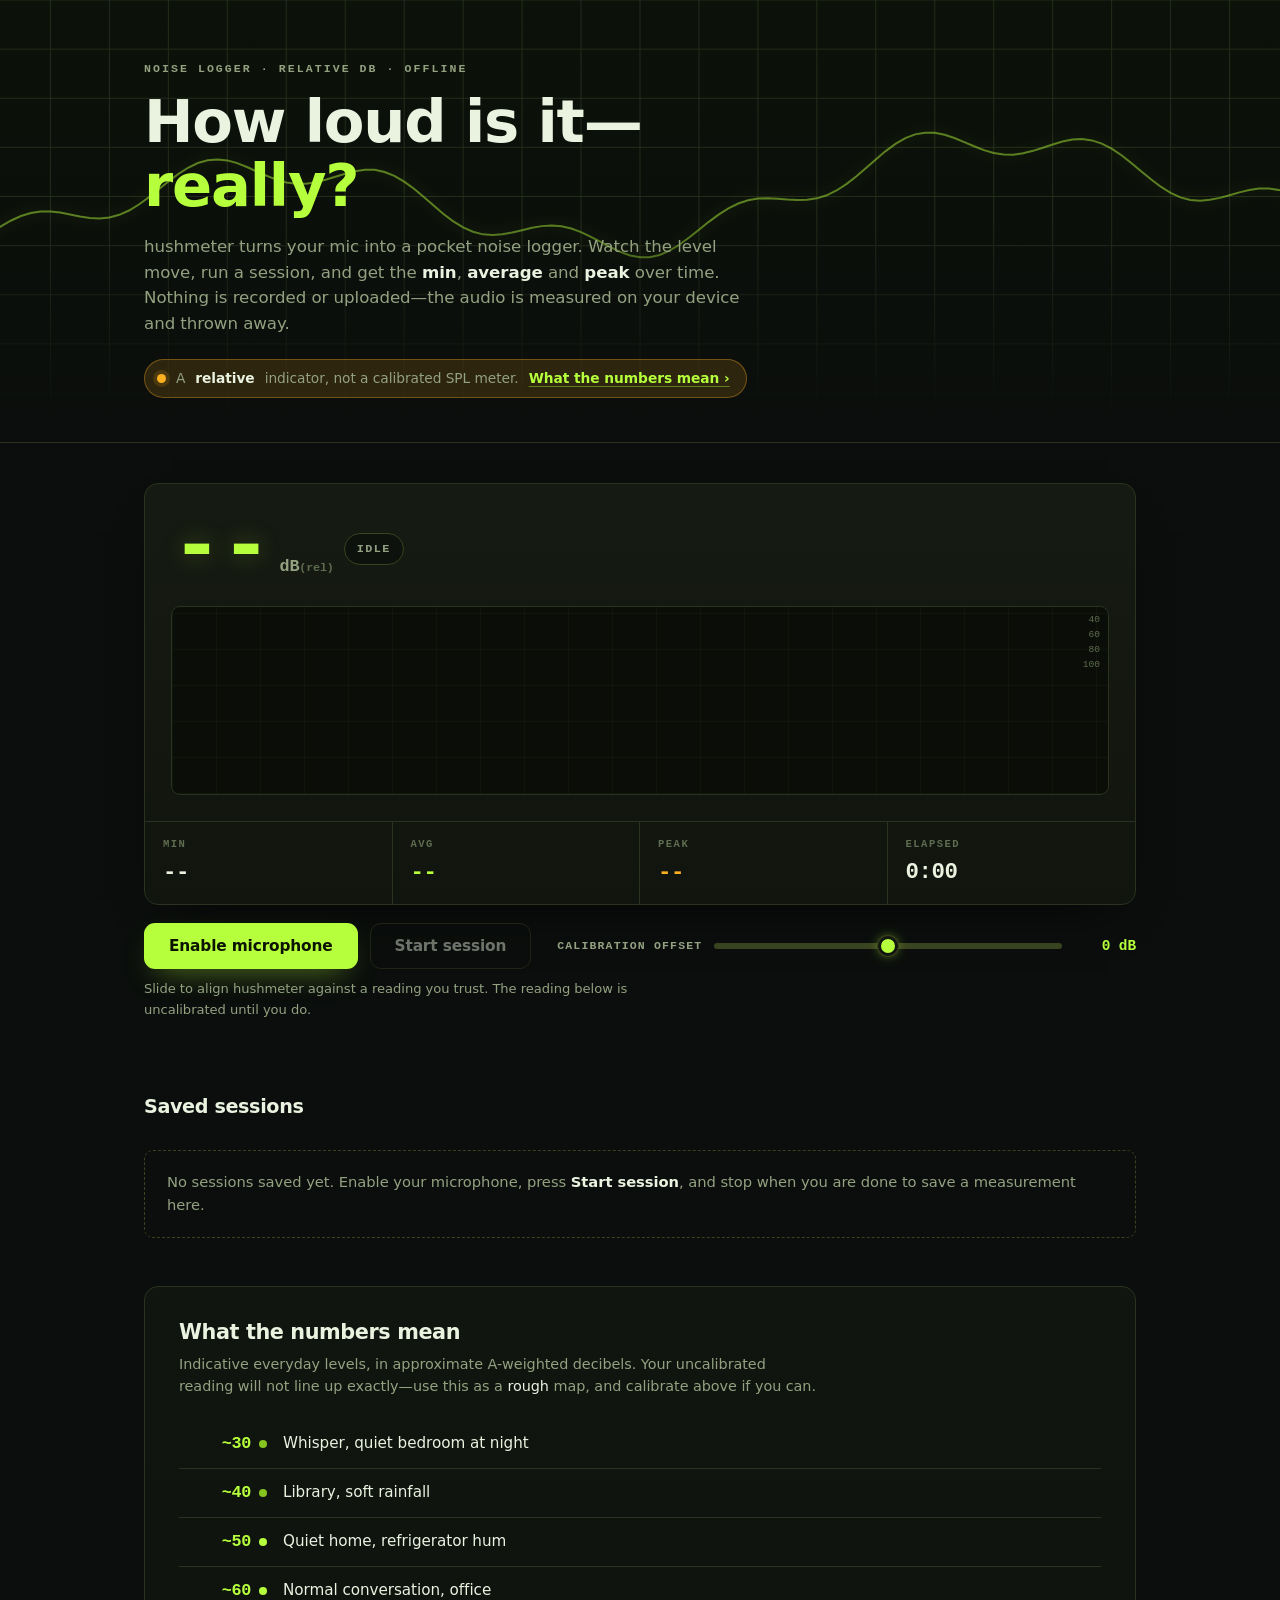
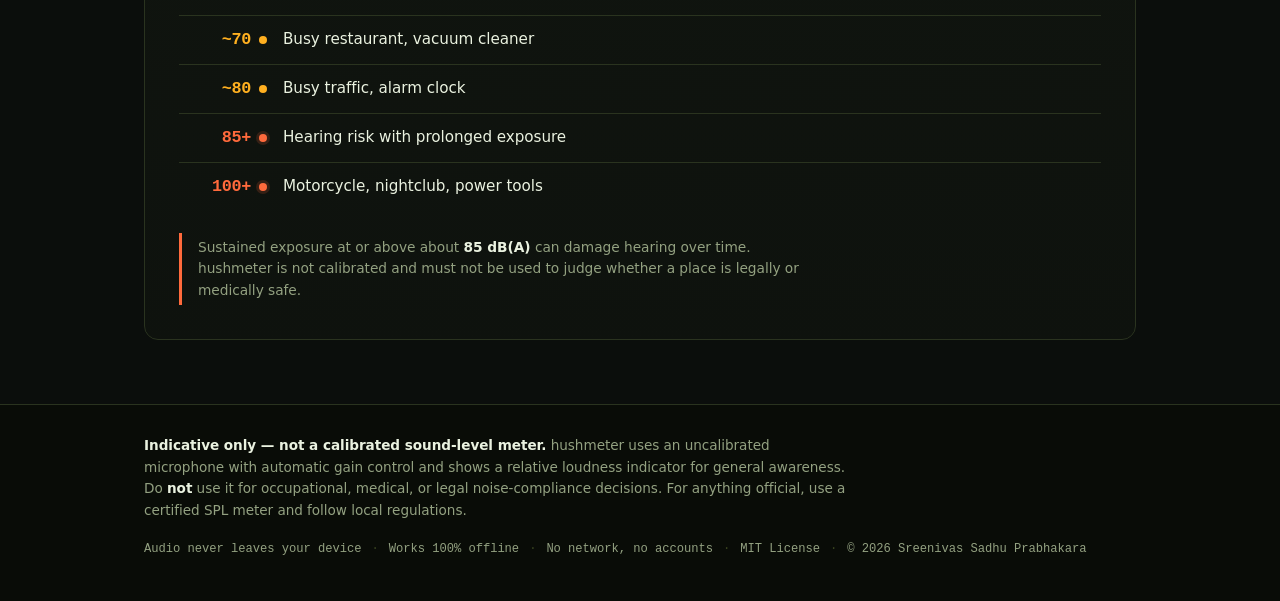
<file: index.html>
<!doctype html>
<html lang="en">
<head>
  <meta charset="utf-8">
  <meta name="viewport" content="width=device-width, initial-scale=1">
  <meta http-equiv="Content-Security-Policy" content="default-src 'self'; connect-src 'none'; img-src 'self' data:; base-uri 'none'; form-action 'none'; frame-ancestors 'none'; object-src 'none'">
  <title>hushmeter — measure and log how loud a room is</title>
  <meta name="description" content="A pocket noise-level logger. Measure how loud a space is with your mic and chart it over time — min, average and peak per session. Private, offline, nothing recorded or uploaded.">
  <meta name="color-scheme" content="dark light">
  <link rel="canonical" href="https://sreenivas-sadhu-prabhakara.github.io/hushmeter/">
  <meta name="robots" content="index, follow, max-image-preview:large">
  <meta name="author" content="Sreenivas Sadhu Prabhakara">
  <meta name="keywords" content="noise meter, sound level logger, decibel meter, dB meter online, measure room noise, noise monitor, baby room noise, office noise level, sound logger, web audio meter">
  <meta name="theme-color" content="#0B0E0C" media="(prefers-color-scheme: dark)">
  <meta name="theme-color" content="#0B0E0C" media="(prefers-color-scheme: light)">

  <!-- Open Graph -->
  <meta property="og:type" content="website">
  <meta property="og:site_name" content="hushmeter">
  <meta property="og:title" content="hushmeter — measure and log how loud a room is">
  <meta property="og:description" content="A pocket noise-level logger. Measure how loud a space is with your mic and chart it over time — min, average and peak per session. Private, offline, nothing recorded or uploaded.">
  <meta property="og:url" content="https://sreenivas-sadhu-prabhakara.github.io/hushmeter/">
  <meta property="og:locale" content="en_US">
  <meta property="og:image" content="https://sreenivas-sadhu-prabhakara.github.io/hushmeter/og-image.png">
  <meta property="og:image:width" content="1200">
  <meta property="og:image:height" content="630">
  <meta property="og:image:alt" content="hushmeter — a lime waveform on a dark instrument panel with a decibel readout">

  <!-- Twitter -->
  <meta name="twitter:card" content="summary_large_image">
  <meta name="twitter:title" content="hushmeter — measure and log how loud a room is">
  <meta name="twitter:description" content="A pocket noise-level logger. Measure how loud a space is with your mic and chart it over time — min, average and peak per session. Private, offline, nothing recorded or uploaded.">
  <meta name="twitter:image" content="https://sreenivas-sadhu-prabhakara.github.io/hushmeter/og-image.png">
  <meta name="twitter:image:alt" content="hushmeter — a lime waveform on a dark instrument panel with a decibel readout">

  <link rel="stylesheet" href="styles.css">
  <link rel="icon" href="favicon.svg" type="image/svg+xml">
  <link rel="apple-touch-icon" href="apple-touch-icon.png">
  <link rel="manifest" href="manifest.webmanifest">

  <!-- Structured data (data block; not affected by script-src) -->
  <script type="application/ld+json">
  {
    "@context": "https://schema.org",
    "@type": "WebApplication",
    "name": "hushmeter",
    "description": "A client-side noise-level logger that measures how loud a space is using your microphone and charts the level over time, with min, average and peak for each session. Private and offline — audio is analysed on your device and nothing is recorded or uploaded.",
    "url": "https://sreenivas-sadhu-prabhakara.github.io/hushmeter/",
    "applicationCategory": "UtilitiesApplication",
    "operatingSystem": "Any (modern web browser with microphone)",
    "browserRequirements": "Requires a modern web browser with JavaScript, the Web Audio API and microphone access.",
    "isAccessibleForFree": true,
    "offers": { "@type": "Offer", "price": "0", "priceCurrency": "USD" },
    "license": "https://opensource.org/licenses/MIT",
    "author": { "@type": "Person", "name": "Sreenivas Sadhu Prabhakara" },
    "softwareVersion": "0.1.0",
    "featureList": [
      "Live relative loudness readout from your microphone",
      "Moving waveform and a session timeline chart",
      "Running minimum, average and peak per session",
      "Named, tagged sessions saved in your browser",
      "Export a session as CSV or a text summary",
      "Calibration offset to align against a known reference",
      "Runs 100% offline; nothing is recorded or uploaded"
    ]
  }
  </script>
  <script type="application/ld+json">
  {
    "@context": "https://schema.org",
    "@type": "FAQPage",
    "mainEntity": [
      {
        "@type": "Question",
        "name": "Is hushmeter a calibrated sound-level meter?",
        "acceptedAnswer": {
          "@type": "Answer",
          "text": "No. Phone and laptop microphones are uncalibrated and most apply automatic gain control, so hushmeter shows a relative loudness indicator, not certified decibels. It is great for comparing rooms, times of day and before/after changes, but do not use it for occupational, medical or legal noise-compliance decisions. Use a calibrated SPL meter for anything official."
        }
      },
      {
        "@type": "Question",
        "name": "Does hushmeter record or upload my audio?",
        "acceptedAnswer": {
          "@type": "Answer",
          "text": "No. Audio from your microphone is analysed live in your browser to compute a loudness number and is never written to a file, saved, or sent anywhere. A strict Content-Security-Policy blocks all network connections. Only the numeric session data you choose to save is stored, and it stays in your browser's local storage."
        }
      },
      {
        "@type": "Question",
        "name": "How can I make the readings more accurate?",
        "acceptedAnswer": {
          "@type": "Answer",
          "text": "Use the calibration offset slider. If you have a known reference — a trusted SPL meter or a source with a stated level — hold both in the same spot and slide the offset until hushmeter matches. The offset is remembered on your device. Turning off system audio enhancements or noise cancellation also helps, since they alter the signal the meter sees."
        }
      },
      {
        "@type": "Question",
        "name": "Why does the reading jump around or seem to drift?",
        "acceptedAnswer": {
          "@type": "Answer",
          "text": "Most microphones apply automatic gain control that slowly raises quiet sounds and pulls down loud ones, so a steady tone can appear to drift. hushmeter smooths the signal to reduce this, but it cannot fully remove it. Sudden spikes usually reflect real transient sounds like a door or a clap."
        }
      },
      {
        "@type": "Question",
        "name": "Does hushmeter work offline?",
        "acceptedAnswer": {
          "@type": "Answer",
          "text": "Yes. Once the page is open it needs no internet at all. There are no external fonts, scripts, images or analytics, and the Content-Security-Policy forbids any network request. Your saved sessions live only on your device."
        }
      },
      {
        "@type": "Question",
        "name": "Where are my saved sessions kept?",
        "acceptedAnswer": {
          "@type": "Answer",
          "text": "In your browser's local storage on this device only. They are not synced or backed up anywhere. Clearing your browser data, or using a different browser or device, will not show them. Export a session to CSV if you want a copy you can keep."
        }
      }
    ]
  }
  </script>
</head>
<body>
  <a class="skip-link" href="#live">Skip to the meter</a>

  <!-- ============ HERO ============ -->
  <header class="hero" id="top">
    <div class="hero__grid" aria-hidden="true">
      <svg class="grid" viewBox="0 0 1440 360" preserveAspectRatio="xMidYMid slice" role="presentation">
        <g class="grid__lines"></g>
        <g class="grid__trace"></g>
      </svg>
    </div>

    <div class="hero__inner">
      <p class="eyebrow">Noise logger &middot; relative dB &middot; offline</p>
      <h1 class="hero__title">How loud is it&mdash;<span class="hero__accent">really?</span></h1>
      <p class="hero__lede">
        hushmeter turns your mic into a pocket noise logger. Watch the level move, run a session,
        and get the <em>min</em>, <em>average</em> and <em>peak</em> over time. Nothing is recorded or
        uploaded&mdash;the audio is measured on your device and thrown away.
      </p>
      <p class="hero__badge">
        <span class="hero__badge-dot" aria-hidden="true"></span>
        A <strong>relative</strong> indicator, not a calibrated SPL meter. <a href="#reference">What the numbers mean &rsaquo;</a>
      </p>
    </div>
  </header>

  <main>
    <!-- ============ LIVE METER ============ -->
    <section class="live" id="live" aria-labelledby="liveHeading">
      <h2 class="visually-hidden" id="liveHeading">Live sound level</h2>

      <div class="live__panel">
        <!-- big readout + scope -->
        <div class="scope">
          <div class="scope__head">
            <div class="readout" role="status" aria-live="off">
              <span class="readout__num" id="levelNum" aria-hidden="true">--</span>
              <span class="readout__unit">dB<span class="readout__unit-sub">(rel)</span></span>
              <span class="readout__band" id="levelBand">Idle</span>
            </div>
            <p class="readout__sr visually-hidden" id="levelSr" aria-live="polite">Meter idle.</p>
          </div>

          <div class="scope__canvas-wrap">
            <canvas id="wave" class="scope__canvas" width="900" height="180"
                    role="img" aria-label="Live audio waveform from the microphone"></canvas>
            <div class="scope__scale" aria-hidden="true">
              <span>40</span><span>60</span><span>80</span><span>100</span>
            </div>
          </div>
        </div>

        <!-- session stats -->
        <div class="stats" aria-label="Current session statistics">
          <div class="stat">
            <span class="stat__label">Min</span>
            <span class="stat__val" id="statMin">--</span>
          </div>
          <div class="stat stat--avg">
            <span class="stat__label">Avg</span>
            <span class="stat__val" id="statAvg">--</span>
          </div>
          <div class="stat">
            <span class="stat__label">Peak</span>
            <span class="stat__val stat__val--peak" id="statMax">--</span>
          </div>
          <div class="stat">
            <span class="stat__label">Elapsed</span>
            <span class="stat__val" id="statTime">0:00</span>
          </div>
        </div>
      </div>

      <!-- controls -->
      <div class="live__controls">
        <div class="live__buttons">
          <button type="button" class="btn btn--primary" id="micBtn">Enable microphone</button>
          <button type="button" class="btn btn--rec" id="sessionBtn" disabled>Start session</button>
        </div>
        <div class="calib">
          <label class="calib__label" for="calib">Calibration offset</label>
          <input type="range" id="calib" class="calib__range" min="-30" max="30" step="1" value="0"
                 aria-describedby="calibHint">
          <output class="calib__out" id="calibOut" for="calib">0 dB</output>
        </div>
      </div>
      <p class="calib__hint" id="calibHint">
        Slide to align hushmeter against a reading you trust. The reading below is uncalibrated until you do.
      </p>

      <!-- status / error line -->
      <p class="live__msg" id="micMsg" role="status" aria-live="polite"></p>
    </section>

    <!-- ============ SESSION TIMELINE ============ -->
    <section class="timeline" id="timeline" aria-labelledby="timelineHeading" hidden>
      <div class="timeline__head">
        <h2 class="timeline__heading" id="timelineHeading">Session timeline</h2>
        <p class="timeline__meta" id="timelineMeta"></p>
      </div>
      <div class="timeline__canvas-wrap">
        <canvas id="chart" class="timeline__canvas" width="1040" height="240"
                role="img" aria-label="Line chart of sound level over the session"></canvas>
      </div>
    </section>

    <!-- ============ HISTORY ============ -->
    <section class="history" id="history" aria-labelledby="historyHeading">
      <div class="history__head">
        <h2 class="history__heading" id="historyHeading">Saved sessions</h2>
        <button type="button" class="btn btn--ghost" id="clearAllBtn" hidden>Delete all</button>
      </div>
      <div class="history__list" id="historyList"></div>
      <p class="history__empty" id="historyEmpty">
        No sessions saved yet. Enable your microphone, press <strong>Start session</strong>, and stop
        when you are done to save a measurement here.
      </p>
    </section>

    <!-- ============ REFERENCE GUIDE ============ -->
    <section class="reference" id="reference" aria-labelledby="refHeading">
      <div class="reference__inner">
        <h2 class="reference__heading" id="refHeading">What the numbers mean</h2>
        <p class="reference__note">
          Indicative everyday levels, in approximate A-weighted decibels. Your uncalibrated reading
          will not line up exactly&mdash;use this as a <em>rough</em> map, and calibrate above if you can.
        </p>
        <ul class="ref-scale" id="refScale">
          <li class="ref-row" data-band="quiet"><span class="ref-row__db">~30</span><span class="ref-row__name">Whisper, quiet bedroom at night</span></li>
          <li class="ref-row" data-band="quiet"><span class="ref-row__db">~40</span><span class="ref-row__name">Library, soft rainfall</span></li>
          <li class="ref-row" data-band="moderate"><span class="ref-row__db">~50</span><span class="ref-row__name">Quiet home, refrigerator hum</span></li>
          <li class="ref-row" data-band="moderate"><span class="ref-row__db">~60</span><span class="ref-row__name">Normal conversation, office</span></li>
          <li class="ref-row" data-band="loud"><span class="ref-row__db">~70</span><span class="ref-row__name">Busy restaurant, vacuum cleaner</span></li>
          <li class="ref-row" data-band="loud"><span class="ref-row__db">~80</span><span class="ref-row__name">Busy traffic, alarm clock</span></li>
          <li class="ref-row" data-band="risk"><span class="ref-row__db">85+</span><span class="ref-row__name">Hearing risk with prolonged exposure</span></li>
          <li class="ref-row" data-band="risk"><span class="ref-row__db">100+</span><span class="ref-row__name">Motorcycle, nightclub, power tools</span></li>
        </ul>
        <p class="reference__risk">
          Sustained exposure at or above about <strong>85 dB(A)</strong> can damage hearing over time.
          hushmeter is not calibrated and must not be used to judge whether a place is legally or medically safe.
        </p>
      </div>
    </section>
  </main>

  <!-- ============ FOOTER ============ -->
  <footer class="foot">
    <div class="foot__inner">
      <p class="foot__disclaimer">
        <strong>Indicative only &mdash; not a calibrated sound-level meter.</strong> hushmeter uses an
        uncalibrated microphone with automatic gain control and shows a relative loudness indicator for
        general awareness. Do <strong>not</strong> use it for occupational, medical, or legal
        noise-compliance decisions. For anything official, use a certified SPL meter and follow local regulations.
      </p>
      <p class="foot__meta">
        <span>Audio never leaves your device</span><span class="foot__dot">&middot;</span>
        <span>Works 100% offline</span><span class="foot__dot">&middot;</span>
        <span>No network, no accounts</span><span class="foot__dot">&middot;</span>
        <span>MIT&nbsp;License</span><span class="foot__dot">&middot;</span>
        <span>&copy; 2026 Sreenivas&nbsp;Sadhu&nbsp;Prabhakara</span>
      </p>
    </div>
  </footer>

  <!-- Save-session dialog (native, no inline logic) -->
  <dialog class="save-dialog" id="saveDialog" aria-labelledby="saveTitle">
    <form method="dialog" class="save-form" id="saveForm">
      <h2 class="save-form__title" id="saveTitle">Save this session</h2>
      <p class="save-form__summary" id="saveSummary"></p>
      <label class="save-form__label" for="sessionName">Name or tag</label>
      <input type="text" id="sessionName" class="save-form__input" maxlength="60"
             placeholder="e.g. Baby's room, 9pm" autocomplete="off">
      <div class="save-form__actions">
        <button type="submit" value="discard" class="btn btn--ghost">Discard</button>
        <button type="submit" value="save" class="btn btn--primary" id="saveConfirm">Save session</button>
      </div>
    </form>
  </dialog>

  <script src="app.js" defer></script>
</body>
</html>
</file>
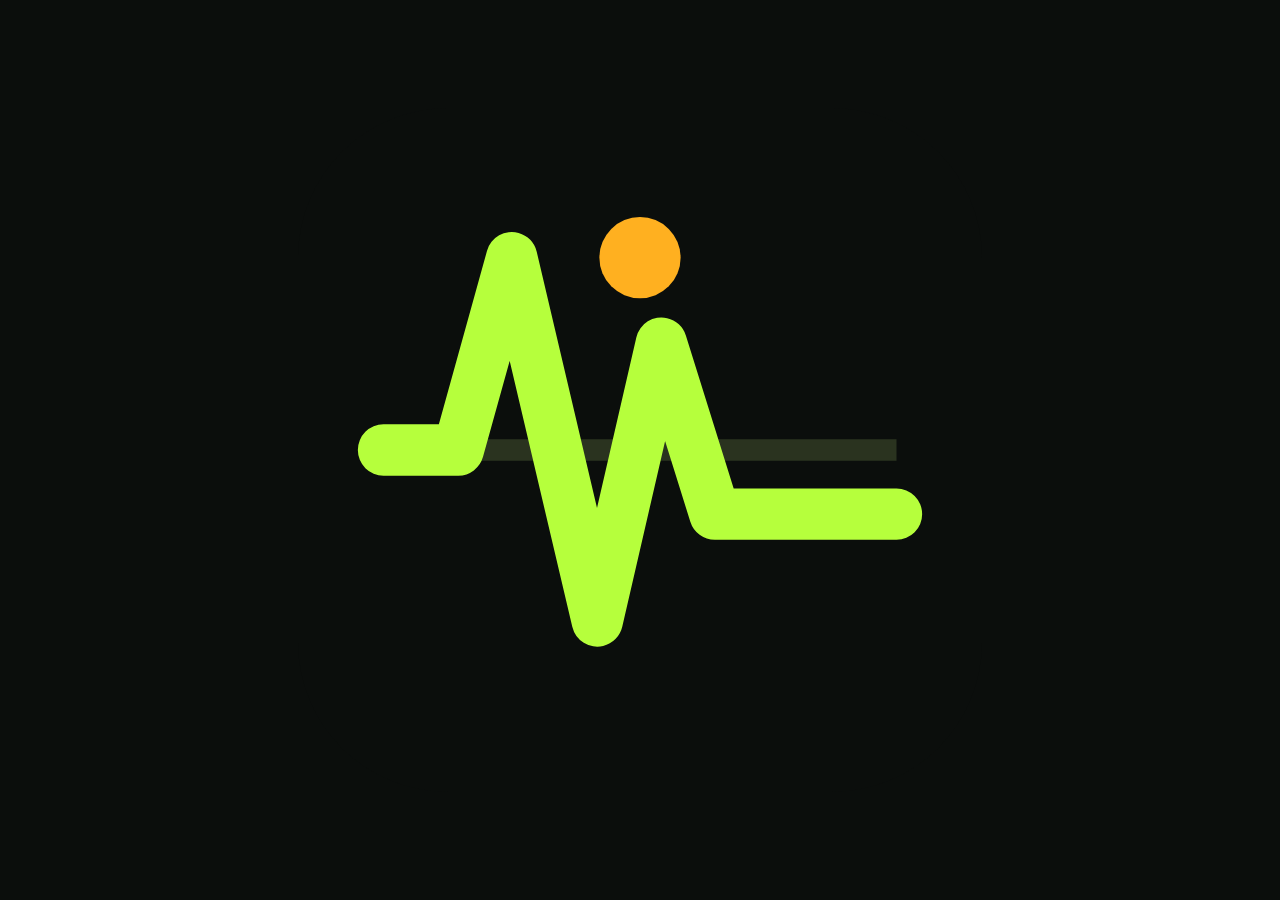
<file: assets/icon.html>
<!doctype html>
<html lang="en">
<head>
<meta charset="utf-8">
<style>
  * { box-sizing: border-box; margin: 0; padding: 0; }
  html, body { width: 100%; height: 100%; overflow: hidden; background: #0B0E0C; }
  body { display: grid; place-items: center; }
  /* ~12% safe padding -> mark fills the middle 76vmin (maskable-safe) */
  .mark { width: 76vmin; height: 76vmin; display: block; }
</style>
</head>
<body>
  <svg class="mark" viewBox="0 0 32 32" aria-hidden="true">
    <rect width="32" height="32" rx="7" fill="#0B0E0C"/>
    <line x1="4" y1="16" x2="28" y2="16" stroke="#2A331F" stroke-width="1"/>
    <path d="M4 16h3.5l2.5-9 4 17 3-13 2.5 8H28"
          fill="none" stroke="#B6FF3C" stroke-width="2.4"
          stroke-linecap="round" stroke-linejoin="round"/>
    <circle cx="16" cy="7" r="1.9" fill="#FFB020"/>
  </svg>
</body>
</html>
</file>
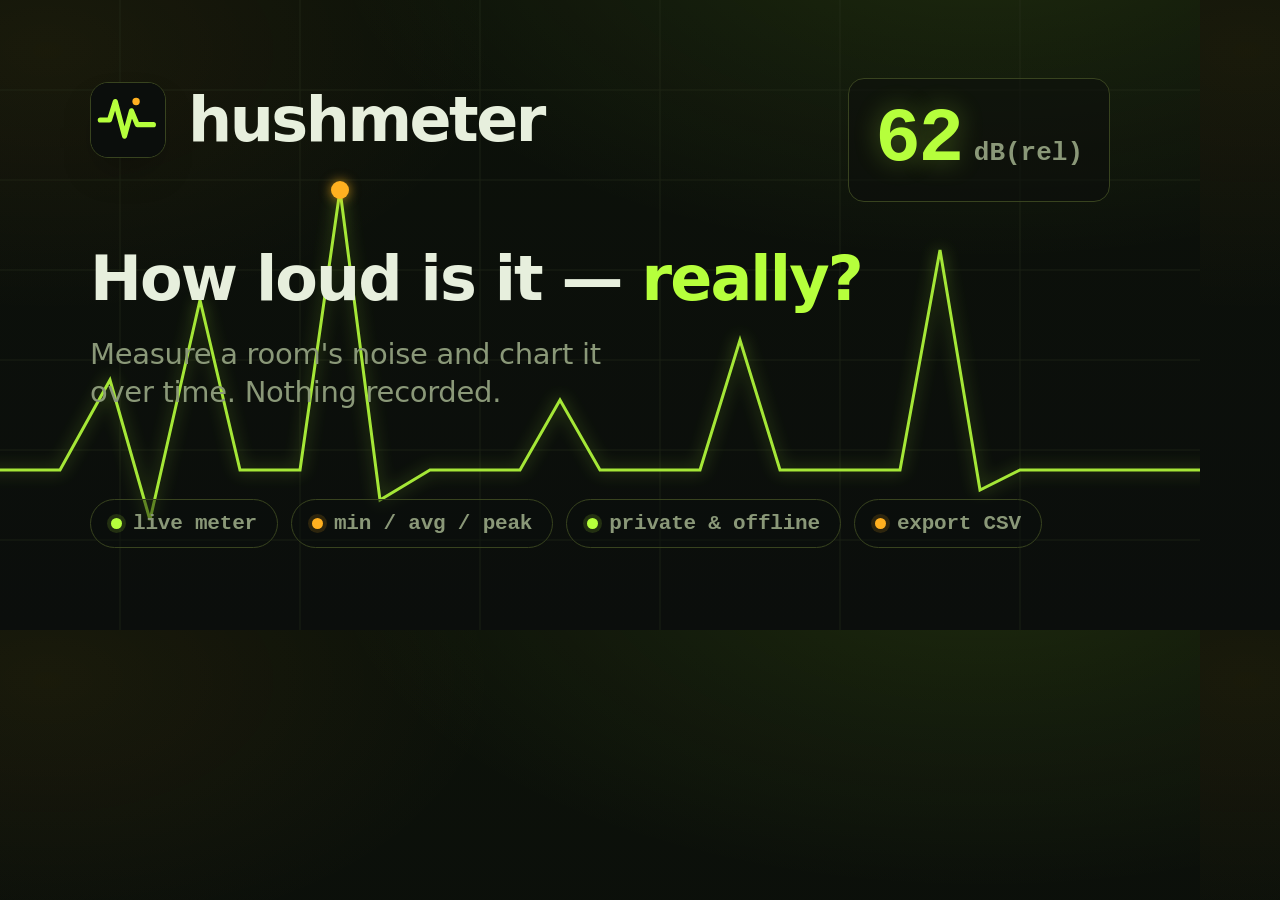
<file: assets/og.html>
<!doctype html>
<html lang="en">
<head>
<meta charset="utf-8">
<style>
  :root {
    --black:  #0B0E0C;
    --panel:  #12160F;
    --line:   #2A331F;
    --line2:  #38431F;
    --paper:  #E7EFDD;
    --mute:   #8A9878;
    --lime:   #B6FF3C;
    --amber:  #FFB020;
    --sans: system-ui, -apple-system, "Segoe UI", Roboto, Helvetica, Arial, sans-serif;
    --mono: ui-monospace, "SF Mono", Menlo, Consolas, "Liberation Mono", monospace;
  }
  * { box-sizing: border-box; margin: 0; padding: 0; }
  html, body { width: 1200px; height: 630px; overflow: hidden; }
  body {
    position: relative;
    background:
      radial-gradient(1100px 560px at 82% -12%, rgba(182,255,60,0.10), transparent 60%),
      radial-gradient(820px 480px at 4% 8%, rgba(255,176,32,0.06), transparent 55%),
      linear-gradient(180deg, #0c1109 0%, #0B0E0C 100%);
    font-family: var(--sans);
    color: var(--paper);
    -webkit-font-smoothing: antialiased;
  }

  /* instrument grid */
  .grid {
    position: absolute; inset: 0;
    width: 1200px; height: 630px;
    opacity: 0.5;
  }
  .grid line { stroke: var(--line); stroke-width: 1; }
  /* the scope trace */
  .trace { position: absolute; inset: 0; width: 1200px; height: 630px; }
  .trace path {
    fill: none; stroke: var(--lime); stroke-width: 3;
    filter: drop-shadow(0 0 8px rgba(182,255,60,0.5));
    opacity: 0.9;
  }
  .peak-dot { fill: var(--amber); filter: drop-shadow(0 0 6px rgba(255,176,32,0.7)); }

  .frame {
    position: absolute; inset: 0;
    padding: 82px 90px;
    display: flex; flex-direction: column;
    justify-content: space-between;
  }

  /* wordmark */
  .brand { display: flex; align-items: center; gap: 22px; }
  .mark {
    width: 76px; height: 76px; border-radius: 18px;
    background: var(--black);
    border: 1px solid var(--line2);
    box-shadow: 0 18px 44px -22px rgba(0,0,0,0.8);
  }
  .wordmark {
    font-size: 62px; font-weight: 800; letter-spacing: -0.04em;
    line-height: 1; color: var(--paper);
  }

  .headline { max-width: 880px; }
  .headline h1 {
    font-size: 62px; font-weight: 800; letter-spacing: -0.03em;
    line-height: 1.08; color: var(--paper);
  }
  .headline .accent { color: var(--lime); }
  .headline p {
    margin-top: 22px;
    font-size: 29px; font-weight: 500; letter-spacing: -0.01em;
    color: var(--mute); line-height: 1.32; max-width: 30ch;
  }

  /* readout badge on the right */
  .readout {
    position: absolute; top: 78px; right: 90px;
    display: flex; align-items: baseline; gap: 12px;
    font-family: var(--mono);
    background: rgba(11,14,12,0.55);
    border: 1px solid var(--line2);
    border-radius: 16px;
    padding: 18px 26px;
  }
  .readout .n { font-size: 76px; font-weight: 700; color: var(--lime); letter-spacing: -0.03em;
    text-shadow: 0 0 26px rgba(182,255,60,0.3); }
  .readout .u { font-size: 26px; font-weight: 600; color: var(--mute); }

  /* chip row */
  .chips { display: flex; align-items: center; gap: 13px; }
  .chip {
    display: inline-flex; align-items: center; gap: 11px;
    padding: 12px 20px;
    border: 1px solid var(--line2);
    border-radius: 999px;
    background: rgba(11,14,12,0.45);
    font-family: var(--mono);
    font-size: 21px; font-weight: 600; letter-spacing: -0.01em;
    color: var(--mute);
  }
  .chip .dot { width: 11px; height: 11px; border-radius: 50%; }
  .chip .dot--lime { background: var(--lime); box-shadow: 0 0 0 4px rgba(182,255,60,0.14); }
  .chip .dot--amber { background: var(--amber); box-shadow: 0 0 0 4px rgba(255,176,32,0.14); }
</style>
</head>
<body>
  <!-- instrument grid -->
  <svg class="grid" viewBox="0 0 1200 630" preserveAspectRatio="none" aria-hidden="true">
    <line x1="0" y1="90" x2="1200" y2="90"/>
    <line x1="0" y1="180" x2="1200" y2="180"/>
    <line x1="0" y1="270" x2="1200" y2="270"/>
    <line x1="0" y1="360" x2="1200" y2="360"/>
    <line x1="0" y1="450" x2="1200" y2="450"/>
    <line x1="0" y1="540" x2="1200" y2="540"/>
    <line x1="120" y1="0" x2="120" y2="630"/>
    <line x1="300" y1="0" x2="300" y2="630"/>
    <line x1="480" y1="0" x2="480" y2="630"/>
    <line x1="660" y1="0" x2="660" y2="630"/>
    <line x1="840" y1="0" x2="840" y2="630"/>
    <line x1="1020" y1="0" x2="1020" y2="630"/>
  </svg>

  <!-- scope trace across the middle -->
  <svg class="trace" viewBox="0 0 1200 630" preserveAspectRatio="none" aria-hidden="true">
    <path d="M-20 470 L 60 470 L 110 380 L 150 520 L 200 300 L 240 470 L 300 470 L 340 190 L 380 500 L 430 470 L 520 470 L 560 400 L 600 470 L 700 470 L 740 340 L 780 470 L 900 470 L 940 250 L 980 490 L 1020 470 L 1220 470"/>
    <circle class="peak-dot" cx="340" cy="190" r="9"/>
  </svg>

  <div class="frame">
    <div class="brand">
      <svg class="mark" viewBox="0 0 32 32" aria-hidden="true">
        <rect width="32" height="32" rx="7" fill="#0B0E0C"/>
        <path d="M4 16h4l2.5-8 4 15 3-11 2.5 6H27" fill="none" stroke="#B6FF3C" stroke-width="2.2" stroke-linecap="round" stroke-linejoin="round"/>
        <circle cx="19.5" cy="8" r="1.6" fill="#FFB020"/>
      </svg>
      <span class="wordmark">hushmeter</span>
    </div>

    <div class="headline">
      <h1>How loud is it&nbsp;— <span class="accent">really?</span></h1>
      <p>Measure a room's noise and chart it over time. Nothing recorded.</p>
    </div>

    <div class="chips">
      <span class="chip"><span class="dot dot--lime"></span>live meter</span>
      <span class="chip"><span class="dot dot--amber"></span>min / avg / peak</span>
      <span class="chip"><span class="dot dot--lime"></span>private &amp; offline</span>
      <span class="chip"><span class="dot dot--amber"></span>export CSV</span>
    </div>
  </div>

  <div class="readout">
    <span class="n">62</span>
    <span class="u">dB(rel)</span>
  </div>
</body>
</html>
</file>
<file: styles.css>
/* ============================================================
   hushmeter — instrument panel. near-black + neon-lime scope,
   a single amber peak accent. precise, technical, calm.
   ============================================================ */

:root {
  --black:   #0B0E0C;
  --panel:   #12160F;
  --panel2:  #171C13;
  --line:    #2A331F;
  --line2:   #38431F;
  --paper:   #E7EFDD;
  --mute:    #8A9878;
  --dim:     #5F6C50;
  --lime:    #B6FF3C;
  --lime-dk: #86C41f;
  --amber:   #FFB020;
  --danger:  #FF6A3C;

  --lime-dim:  rgba(182, 255, 60, 0.12);
  --amber-dim: rgba(255, 176, 32, 0.14);
  --danger-dim:rgba(255, 106, 60, 0.16);

  --sans: system-ui, -apple-system, "Segoe UI", Roboto, Helvetica, Arial, sans-serif;
  --mono: ui-monospace, "SF Mono", "JetBrains Mono", Menlo, Consolas, "Liberation Mono", monospace;

  --radius: 14px;
  --radius-sm: 9px;
  --shadow: 0 22px 50px -28px rgba(0,0,0,0.85);
  --wrap: 1080px;
  --ease: cubic-bezier(0.22, 0.61, 0.36, 1);
}

* { box-sizing: border-box; }
html { -webkit-text-size-adjust: 100%; scroll-behavior: smooth; }

body {
  margin: 0;
  background: var(--black);
  color: var(--paper);
  font-family: var(--sans);
  font-size: 16px;
  line-height: 1.55;
  letter-spacing: -0.003em;
  -webkit-font-smoothing: antialiased;
  text-rendering: optimizeLegibility;
}

/* Instrument grid wash so the flat black never reads dead */
body::before {
  content: "";
  position: fixed;
  inset: 0;
  z-index: -1;
  background:
    radial-gradient(1100px 560px at 80% -10%, rgba(182,255,60,0.05), transparent 60%),
    radial-gradient(820px 480px at 6% 6%, rgba(255,176,32,0.035), transparent 55%);
  pointer-events: none;
}

h1, h2, h3 { margin: 0; font-weight: 700; letter-spacing: -0.02em; line-height: 1.08; }
p { margin: 0; }
em { font-style: normal; color: var(--paper); }
a { color: var(--lime); text-decoration-color: rgba(182,255,60,0.4); text-underline-offset: 3px; }
a:hover { text-decoration-color: var(--lime); }

.visually-hidden {
  position: absolute !important; width: 1px; height: 1px;
  padding: 0; margin: -1px; overflow: hidden;
  clip: rect(0 0 0 0); clip-path: inset(50%); white-space: nowrap; border: 0;
}

.skip-link {
  position: absolute; left: 12px; top: -60px;
  background: var(--lime); color: #0c1400;
  padding: 10px 16px; border-radius: 10px; font-weight: 700;
  z-index: 60; transition: top 0.18s var(--ease); text-decoration: none;
}
.skip-link:focus { top: 12px; }

/* --- shared focus ring --- */
a:focus-visible,
button:focus-visible,
input:focus-visible,
[tabindex]:focus-visible {
  outline: 3px solid var(--lime);
  outline-offset: 2px;
  border-radius: 6px;
}

.eyebrow {
  font-family: var(--mono);
  font-size: 0.72rem;
  text-transform: uppercase;
  letter-spacing: 0.18em;
  color: var(--mute);
  font-weight: 600;
}

/* ============================================================
   HERO + scope-trace signature
   ============================================================ */
.hero {
  position: relative;
  overflow: hidden;
  border-bottom: 1px solid var(--line);
  background: linear-gradient(180deg, #0c1109 0%, var(--black) 100%);
}
.hero__grid {
  position: absolute; inset: 0;
  z-index: 0;
  opacity: 0.85;
  mask-image: linear-gradient(180deg, #000 0%, #000 50%, transparent 96%);
  -webkit-mask-image: linear-gradient(180deg, #000 0%, #000 50%, transparent 96%);
}
.grid { width: 100%; height: 100%; display: block; }
.grid__lines line { stroke: var(--line); stroke-width: 1; vector-effect: non-scaling-stroke; }
.grid__trace path {
  fill: none;
  stroke: var(--lime);
  stroke-width: 2;
  vector-effect: non-scaling-stroke;
  opacity: 0.55;
  filter: drop-shadow(0 0 6px rgba(182,255,60,0.4));
}

.hero__inner {
  position: relative;
  z-index: 1;
  max-width: var(--wrap);
  margin: 0 auto;
  padding: clamp(30px, 5vw, 60px) clamp(20px, 5vw, 44px) clamp(28px, 3.5vw, 44px);
}
.hero__title {
  font-size: clamp(2.1rem, 6vw, 3.7rem);
  margin: 12px 0 0;
  max-width: 16ch;
}
.hero__accent { color: var(--lime); }
.hero__lede {
  margin-top: 16px;
  max-width: 58ch;
  color: var(--mute);
  font-size: clamp(0.98rem, 1.3vw, 1.1rem);
}
.hero__lede em { color: var(--paper); font-weight: 600; }

.hero__badge {
  margin-top: 22px;
  display: inline-flex; align-items: center; gap: 10px;
  font-size: 0.86rem; color: var(--mute);
  background: var(--amber-dim);
  border: 1px solid rgba(255,176,32,0.35);
  border-radius: 999px;
  padding: 8px 16px 8px 12px;
}
.hero__badge strong { color: var(--paper); font-weight: 700; }
.hero__badge a { font-weight: 600; white-space: nowrap; }
.hero__badge-dot {
  flex: none; width: 9px; height: 9px; border-radius: 50%;
  background: var(--amber);
  box-shadow: 0 0 0 4px var(--amber-dim);
}

/* ============================================================
   LIVE METER
   ============================================================ */
.live {
  max-width: var(--wrap);
  margin: 0 auto;
  padding: clamp(24px, 4vw, 40px) clamp(20px, 5vw, 44px) 0;
}
.live__panel {
  border: 1px solid var(--line);
  border-radius: var(--radius);
  background:
    linear-gradient(180deg, rgba(23,28,19,0.9), rgba(18,22,15,0.9));
  box-shadow: var(--shadow);
  overflow: hidden;
}

/* scope area */
.scope { padding: clamp(18px, 3vw, 26px); }
.scope__head { display: flex; align-items: flex-end; justify-content: flex-start; }

.readout { display: flex; align-items: baseline; gap: 10px; flex-wrap: wrap; }
.readout__num {
  font-family: var(--mono);
  font-variant-numeric: tabular-nums;
  font-weight: 700;
  font-size: clamp(3.2rem, 12vw, 5.4rem);
  line-height: 0.9;
  color: var(--lime);
  letter-spacing: -0.03em;
  text-shadow: 0 0 24px rgba(182,255,60,0.28);
  transition: color 0.3s var(--ease), text-shadow 0.3s var(--ease);
}
.readout.is-loud .readout__num { color: var(--amber); text-shadow: 0 0 24px rgba(255,176,32,0.3); }
.readout.is-risk .readout__num { color: var(--danger); text-shadow: 0 0 24px rgba(255,106,60,0.32); }
.readout__unit {
  font-family: var(--mono);
  font-size: 1.05rem; font-weight: 600; color: var(--mute);
  letter-spacing: -0.01em;
}
.readout__unit-sub { font-size: 0.7em; color: var(--dim); }
.readout__band {
  margin-left: auto;
  align-self: center;
  font-family: var(--mono);
  font-size: 0.74rem; font-weight: 700;
  text-transform: uppercase; letter-spacing: 0.12em;
  color: var(--mute);
  border: 1px solid var(--line2);
  background: rgba(11,14,12,0.6);
  padding: 6px 12px; border-radius: 999px;
  white-space: nowrap;
}
.readout__band.is-quiet    { color: var(--lime);  border-color: rgba(182,255,60,0.45); background: var(--lime-dim); }
.readout__band.is-moderate { color: var(--lime);  border-color: rgba(182,255,60,0.4);  background: var(--lime-dim); }
.readout__band.is-loud     { color: var(--amber); border-color: rgba(255,176,32,0.5);  background: var(--amber-dim); }
.readout__band.is-risk     { color: var(--danger);border-color: rgba(255,106,60,0.55); background: var(--danger-dim); }

/* canvas / scope face */
.scope__canvas-wrap {
  position: relative;
  margin-top: 18px;
  border: 1px solid var(--line);
  border-radius: var(--radius-sm);
  background:
    repeating-linear-gradient(90deg, rgba(56,67,31,0.16) 0 1px, transparent 1px 44px),
    repeating-linear-gradient(0deg, rgba(56,67,31,0.16) 0 1px, transparent 1px 36px),
    #0a0d08;
  overflow: hidden;
}
.scope__canvas { display: block; width: 100%; height: auto; }
.scope__scale {
  position: absolute; right: 8px; top: 6px;
  display: flex; flex-direction: column; gap: 0;
  font-family: var(--mono); font-size: 0.6rem; color: var(--dim);
  text-align: right;
}

/* stats row */
.stats {
  display: grid;
  grid-template-columns: repeat(4, 1fr);
  border-top: 1px solid var(--line);
}
.stat {
  padding: 14px 18px;
  display: flex; flex-direction: column; gap: 3px;
  border-right: 1px solid var(--line);
}
.stat:last-child { border-right: none; }
.stat__label {
  font-family: var(--mono); font-size: 0.66rem; font-weight: 600;
  text-transform: uppercase; letter-spacing: 0.14em; color: var(--dim);
}
.stat__val {
  font-family: var(--mono); font-variant-numeric: tabular-nums;
  font-size: 1.4rem; font-weight: 700; color: var(--paper);
  letter-spacing: -0.02em;
}
.stat--avg .stat__val { color: var(--lime); }
.stat__val--peak { color: var(--amber); }

/* controls */
.live__controls {
  margin-top: 18px;
  display: flex; align-items: center; gap: 26px; flex-wrap: wrap;
}
.live__buttons { display: flex; gap: 12px; flex-wrap: wrap; }

.btn {
  font-family: var(--sans);
  font-weight: 700;
  font-size: 0.96rem;
  letter-spacing: -0.01em;
  border-radius: 11px;
  cursor: pointer;
  border: 1px solid transparent;
  padding: 13px 24px;
  transition: transform 0.12s var(--ease), background 0.16s var(--ease),
              box-shadow 0.16s var(--ease), border-color 0.16s var(--ease), color 0.16s var(--ease);
}
.btn:active { transform: translateY(1px); }
.btn:disabled { opacity: 0.45; cursor: not-allowed; }
.btn--primary {
  background: var(--lime);
  color: #0c1400;
  box-shadow: 0 12px 30px -14px rgba(182,255,60,0.6);
}
.btn--primary:not(:disabled):hover { background: #c8ff5f; }
.btn--rec {
  background: rgba(11,14,12,0.5);
  color: var(--paper);
  border-color: var(--line2);
}
.btn--rec:not(:disabled):hover { border-color: var(--mute); background: rgba(11,14,12,0.8); }
.btn--rec.is-recording {
  background: var(--danger-dim);
  border-color: rgba(255,106,60,0.6);
  color: #ffd6c8;
}
.btn--rec.is-recording::before {
  content: "";
  display: inline-block; width: 9px; height: 9px; margin-right: 8px;
  border-radius: 50%; background: var(--danger);
  vertical-align: middle;
  animation: pulse 1.2s var(--ease) infinite;
}
.btn--ghost {
  background: rgba(11,14,12,0.4);
  color: var(--paper);
  border-color: var(--line2);
  padding: 11px 18px;
}
.btn--ghost:hover { border-color: var(--mute); background: rgba(11,14,12,0.7); }

@keyframes pulse { 0%,100% { opacity: 1; } 50% { opacity: 0.25; } }

/* calibration */
.calib { display: flex; align-items: center; gap: 12px; flex: 1; min-width: 260px; }
.calib__label {
  font-family: var(--mono); font-size: 0.72rem; font-weight: 600;
  text-transform: uppercase; letter-spacing: 0.1em; color: var(--mute);
  white-space: nowrap;
}
.calib__range {
  flex: 1; min-width: 120px;
  -webkit-appearance: none; appearance: none;
  height: 6px; border-radius: 999px;
  background: linear-gradient(90deg, var(--line2), var(--line2));
  background-color: var(--line2);
  cursor: pointer; margin: 0;
}
.calib__range::-webkit-slider-thumb {
  -webkit-appearance: none; appearance: none;
  width: 20px; height: 20px; border-radius: 50%;
  background: var(--lime); border: 3px solid var(--panel);
  box-shadow: 0 0 0 1px var(--line2), 0 0 12px -2px rgba(182,255,60,0.7);
  cursor: pointer;
}
.calib__range::-moz-range-thumb {
  width: 18px; height: 18px; border-radius: 50%;
  background: var(--lime); border: 3px solid var(--panel);
  box-shadow: 0 0 0 1px var(--line2); cursor: pointer;
}
.calib__out {
  font-family: var(--mono); font-variant-numeric: tabular-nums;
  font-size: 0.9rem; font-weight: 700; color: var(--lime);
  min-width: 62px; text-align: right;
}
.calib__hint {
  margin-top: 10px;
  font-size: 0.82rem; color: var(--mute); max-width: 68ch;
}

.live__msg {
  margin-top: 14px;
  font-size: 0.9rem; color: var(--mute);
  min-height: 1.2em;
}
.live__msg.is-error { color: #ffb7a3; }
.live__msg.is-ok { color: var(--lime); }

/* ============================================================
   SESSION TIMELINE
   ============================================================ */
.timeline {
  max-width: var(--wrap);
  margin: 0 auto;
  padding: clamp(28px, 4vw, 40px) clamp(20px, 5vw, 44px) 0;
}
.timeline__head { display: flex; align-items: baseline; justify-content: space-between; gap: 16px; flex-wrap: wrap; }
.timeline__heading { font-size: 1.2rem; }
.timeline__meta {
  font-family: var(--mono); font-size: 0.82rem; color: var(--mute);
  font-variant-numeric: tabular-nums;
}
.timeline__canvas-wrap {
  margin-top: 14px;
  border: 1px solid var(--line);
  border-radius: var(--radius-sm);
  background:
    repeating-linear-gradient(0deg, rgba(56,67,31,0.14) 0 1px, transparent 1px 40px),
    #0a0d08;
  overflow: hidden;
}
.timeline__canvas { display: block; width: 100%; height: auto; }

/* ============================================================
   HISTORY
   ============================================================ */
.history {
  max-width: var(--wrap);
  margin: 0 auto;
  padding: clamp(30px, 4.5vw, 46px) clamp(20px, 5vw, 44px) 0;
}
.history__head { display: flex; align-items: center; justify-content: space-between; gap: 16px; }
.history__heading { font-size: 1.2rem; }
.history__list { margin-top: 16px; display: flex; flex-direction: column; gap: 12px; }
.history__empty {
  margin-top: 16px;
  font-size: 0.92rem; color: var(--mute);
  border: 1px dashed var(--line2);
  border-radius: var(--radius-sm);
  padding: 20px 22px;
  line-height: 1.55;
}
.history__empty strong { color: var(--paper); }

.session {
  border: 1px solid var(--line);
  border-radius: var(--radius-sm);
  background: linear-gradient(180deg, rgba(23,28,19,0.6), rgba(18,22,15,0.6));
  overflow: hidden;
}
.session__row {
  display: flex; align-items: center; gap: 16px;
  padding: 14px 18px;
  flex-wrap: wrap;
}
.session__namewrap {
  display: flex; flex-direction: column; gap: 2px;
  flex: 1 1 200px; min-width: 0;
}
.session__name {
  font-weight: 700; font-size: 1rem; color: var(--paper);
  min-width: 0;
  overflow: hidden; text-overflow: ellipsis; white-space: nowrap;
}
.session__when { font-family: var(--mono); font-size: 0.74rem; color: var(--dim); }
.session__facts { display: flex; gap: 8px; flex-wrap: wrap; }
.sfact {
  font-family: var(--mono); font-variant-numeric: tabular-nums;
  font-size: 0.78rem; font-weight: 600; color: var(--mute);
  border: 1px solid var(--line2);
  background: rgba(11,14,12,0.5);
  padding: 3px 9px; border-radius: 7px;
  white-space: nowrap;
}
.sfact b { color: var(--paper); font-weight: 700; }
.sfact--peak b { color: var(--amber); }
.sfact--avg b { color: var(--lime); }
.session__actions { display: flex; gap: 8px; margin-left: auto; }
.icon-btn {
  font-family: var(--mono); font-size: 0.76rem; font-weight: 600;
  cursor: pointer;
  border: 1px solid var(--line2);
  background: rgba(11,14,12,0.5);
  color: var(--mute);
  border-radius: 8px; padding: 7px 12px;
  transition: all 0.14s var(--ease);
}
.icon-btn:hover { color: var(--paper); border-color: var(--mute); }
.icon-btn--danger:hover { color: #ffb7a3; border-color: rgba(255,106,60,0.6); background: var(--danger-dim); }

.session__detail {
  border-top: 1px solid var(--line);
  padding: 14px 18px 18px;
  background: rgba(10,13,8,0.5);
}
.session__detail[hidden] { display: none; }
.session__canvas-wrap {
  border: 1px solid var(--line);
  border-radius: var(--radius-sm);
  background:
    repeating-linear-gradient(0deg, rgba(56,67,31,0.12) 0 1px, transparent 1px 32px),
    #0a0d08;
  overflow: hidden;
}
.session__canvas { display: block; width: 100%; height: auto; }

/* ============================================================
   REFERENCE GUIDE
   ============================================================ */
.reference {
  max-width: var(--wrap);
  margin: 0 auto;
  padding: clamp(30px, 4.5vw, 48px) clamp(20px, 5vw, 44px) clamp(40px, 6vw, 64px);
}
.reference__inner {
  border: 1px solid var(--line);
  border-radius: var(--radius);
  background: linear-gradient(180deg, rgba(23,28,19,0.5), rgba(18,22,15,0.5));
  padding: clamp(22px, 3.5vw, 34px);
}
.reference__heading { font-size: 1.3rem; }
.reference__note {
  margin-top: 10px; font-size: 0.9rem; color: var(--mute); max-width: 70ch;
}
.reference__note em { color: var(--paper); }
.ref-scale { list-style: none; margin: 22px 0 0; padding: 0; display: flex; flex-direction: column; }
.ref-row {
  display: grid; grid-template-columns: 88px 1fr; align-items: center; gap: 16px;
  padding: 11px 0;
  border-top: 1px solid var(--line);
}
.ref-row:first-child { border-top: none; }
.ref-row__db {
  font-family: var(--mono); font-variant-numeric: tabular-nums;
  font-size: 1.05rem; font-weight: 700;
  text-align: right; letter-spacing: -0.02em;
  position: relative; padding-right: 16px;
}
.ref-row__db::after {
  content: ""; position: absolute; right: 0; top: 50%;
  width: 8px; height: 8px; margin-top: -4px; border-radius: 50%;
}
.ref-row[data-band="quiet"] .ref-row__db { color: var(--lime); }
.ref-row[data-band="quiet"] .ref-row__db::after { background: var(--lime-dk); }
.ref-row[data-band="moderate"] .ref-row__db { color: var(--lime); }
.ref-row[data-band="moderate"] .ref-row__db::after { background: var(--lime); }
.ref-row[data-band="loud"] .ref-row__db { color: var(--amber); }
.ref-row[data-band="loud"] .ref-row__db::after { background: var(--amber); }
.ref-row[data-band="risk"] .ref-row__db { color: var(--danger); }
.ref-row[data-band="risk"] .ref-row__db::after { background: var(--danger); box-shadow: 0 0 0 3px var(--danger-dim); }
.ref-row__name { font-size: 0.95rem; color: var(--paper); }
.reference__risk {
  margin-top: 22px;
  font-size: 0.86rem; color: var(--mute);
  border-left: 3px solid var(--danger);
  padding: 4px 0 4px 16px;
  max-width: 72ch;
}
.reference__risk strong { color: var(--paper); }

/* ============================================================
   SAVE DIALOG
   ============================================================ */
.save-dialog {
  border: 1px solid var(--line2);
  border-radius: var(--radius);
  background: var(--panel);
  color: var(--paper);
  padding: 0;
  width: min(440px, 92vw);
  box-shadow: 0 30px 70px -20px rgba(0,0,0,0.85);
}
.save-dialog::backdrop { background: rgba(6,8,5,0.68); backdrop-filter: blur(3px); }
.save-form { padding: 24px; }
.save-form__title { font-size: 1.2rem; }
.save-form__summary {
  margin-top: 8px; font-family: var(--mono); font-size: 0.82rem; color: var(--mute);
  font-variant-numeric: tabular-nums;
}
.save-form__label {
  display: block; margin-top: 18px; margin-bottom: 8px;
  font-family: var(--mono); font-size: 0.72rem; font-weight: 600;
  text-transform: uppercase; letter-spacing: 0.1em; color: var(--mute);
}
.save-form__input {
  width: 100%;
  font-family: var(--sans); font-size: 1rem; color: var(--paper);
  background: rgba(11,14,12,0.7);
  border: 1px solid var(--line2);
  border-radius: var(--radius-sm);
  padding: 12px 14px;
}
.save-form__input:hover { border-color: var(--mute); }
.save-form__actions {
  margin-top: 22px; display: flex; gap: 12px; justify-content: flex-end;
}

/* ============================================================
   FOOTER
   ============================================================ */
.foot {
  border-top: 1px solid var(--line);
  background: #090c07;
}
.foot__inner {
  max-width: var(--wrap);
  margin: 0 auto;
  padding: 30px clamp(20px, 5vw, 44px) 42px;
}
.foot__disclaimer {
  font-size: 0.85rem; color: var(--mute); max-width: 82ch; line-height: 1.6;
}
.foot__disclaimer strong { color: var(--paper); }
.foot__meta {
  margin-top: 18px;
  display: flex; flex-wrap: wrap; gap: 8px 10px;
  font-size: 0.76rem; color: var(--mute);
  font-family: var(--mono);
}
.foot__dot { color: var(--line2); }

/* ============================================================
   RESPONSIVE
   ============================================================ */
@media (max-width: 640px) {
  .stats { grid-template-columns: repeat(2, 1fr); }
  .stat:nth-child(2) { border-right: none; }
  .stat:nth-child(1), .stat:nth-child(2) { border-bottom: 1px solid var(--line); }
  .live__controls { flex-direction: column; align-items: stretch; }
  .live__buttons .btn { flex: 1; }
  .calib { min-width: 0; }
  .readout__band { margin-left: 0; }
  .session__actions { margin-left: 0; width: 100%; }
  .icon-btn { flex: 1; text-align: center; }
}

/* ============================================================
   LIGHT SCHEME — instrument stays dark by design, but honour
   light-mode contrast for chrome/text where it helps.
   ============================================================ */
@media (prefers-color-scheme: light) {
  :root {
    --paper: #EAF2E0;
    --mute: #93A181;
  }
  /* The scope reads best on black; we keep the panel dark
     and only lift ambient wash slightly for light-mode users. */
  body::before {
    background:
      radial-gradient(1100px 560px at 80% -10%, rgba(182,255,60,0.07), transparent 60%),
      radial-gradient(820px 480px at 6% 6%, rgba(255,176,32,0.05), transparent 55%);
  }
}

/* ============================================================
   REDUCED MOTION
   ============================================================ */
@media (prefers-reduced-motion: reduce) {
  html { scroll-behavior: auto; }
  * {
    animation-duration: 0.001ms !important;
    animation-iteration-count: 1 !important;
    transition-duration: 0.001ms !important;
  }
  .grid__trace path { animation: none !important; }
  .btn--rec.is-recording::before { animation: none !important; opacity: 1; }
}

/* Hero trace drift (paused for reduced motion above) */
.grid__trace path { animation: trace-drift 22s linear infinite; }
@keyframes trace-drift {
  0%   { transform: translateX(0); }
  100% { transform: translateX(-160px); }
}
</file>
